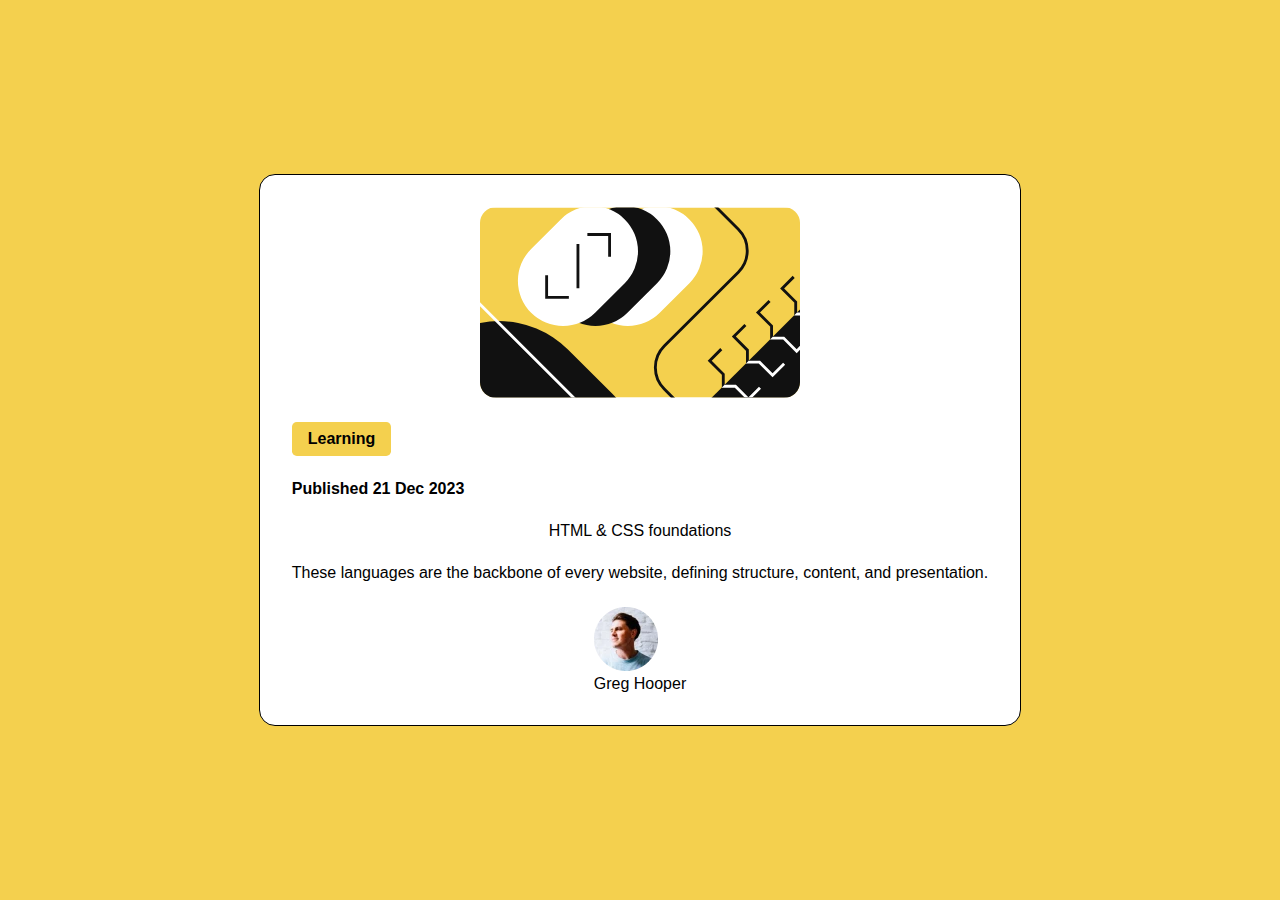
<file: blog-preview-card-main/index.html>
<!DOCTYPE html>
<html lang="en">
  <head>
    <meta charset="UTF-8" />
    <meta name="viewport" content="width=device-width, initial-scale=1.0" />
    <!-- displays site properly based on user's device -->

    <link
      rel="icon"
      type="image/png"
      sizes="32x32"
      href="./assets/images/favicon-32x32.png"
    />
    <link rel="stylesheet" href="styles.css" />

    <title>Frontend Mentor | Blog preview card</title>
  </head>
  <body>
    <main class="container">
      <div class="blog-preview-card">
        <img
          src="assets/images/illustration-article.svg"
          class="preview-image"
          alt="Abstract illustration art"
        />
        <div class="learning-label">Learning</div>
        <div class="published">Published 21 Dec 2023</div>
        <div class="title">HTML & CSS foundations</div>
        <p class="summary">
          These languages are the backbone of every website, defining structure,
          content, and presentation.
        </p>
        <div class="author">
          <img
            src="assets/images/image-avatar.webp"
            class="author-pic"
            alt="Greg Hooper headshot"
          />
          <p class="author-name">Greg Hooper</p>
        </div>
      </div>
    </main>
  </body>
</html>
</file>
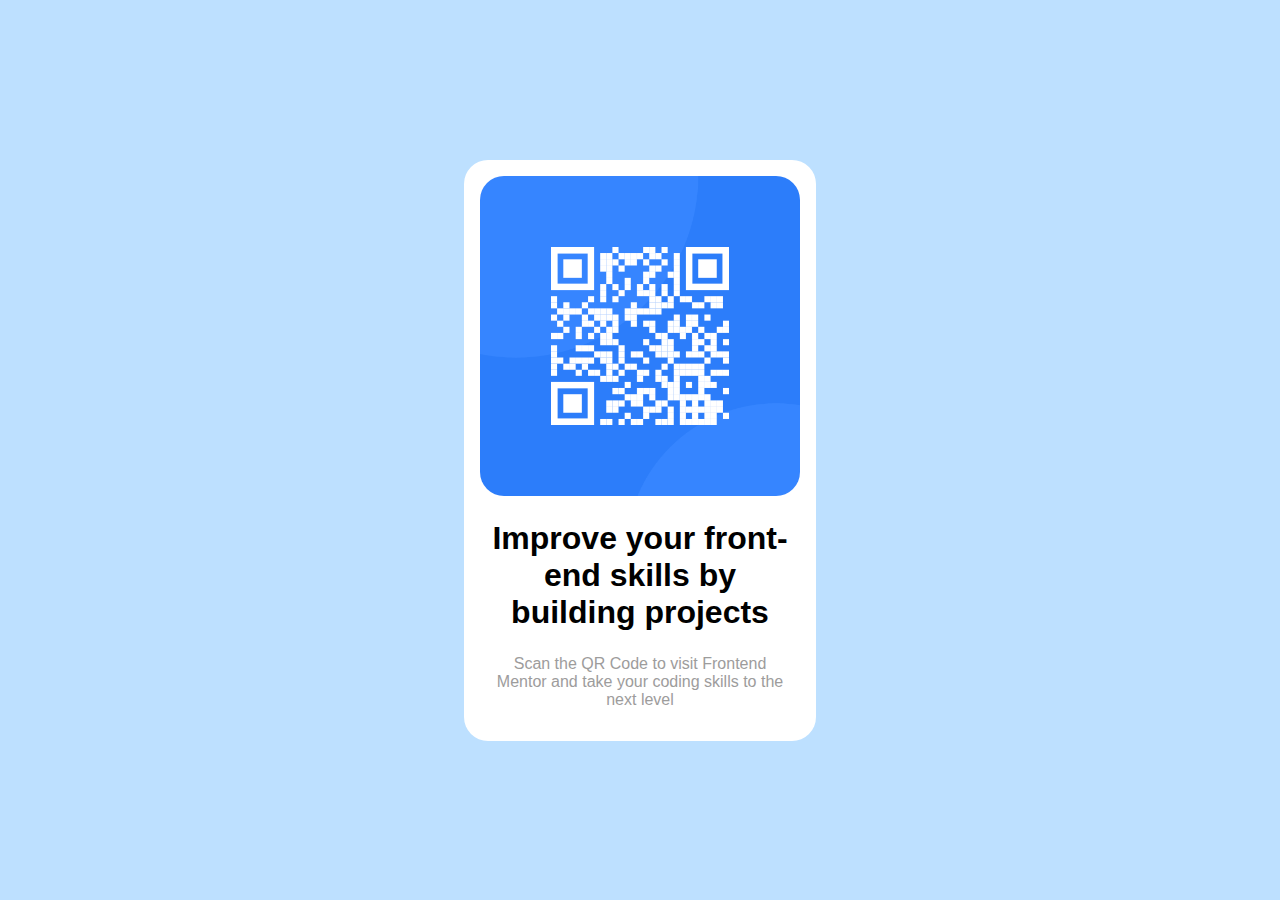
<file: qr-code-component/index.html>
<!DOCTYPE html>
<html lang="en">
  <head>
    <meta charset="UTF-8" />
    <meta name="viewport" content="width=device-width, initial-scale=1.0" />

    <link
      rel="icon"
      type="image/png"
      sizes="32x32"
      href="./images/favicon-32x32.png"
    />
    <link rel="stylesheet" href="style.css" />
    <title>Frontend Mentor | QR code component</title>
  </head>
  <body>
    <main class="container">
      <div class="qr-card">
        <img
          src="images/image-qr-code.png"
          alt="Some QR code"
          class="qr-image"
        />
        <h1 class="qr-title">
          Improve your front-end skills by building projects
        </h1>
        <p class="qr-description">
          Scan the QR Code to visit Frontend Mentor and take your coding skills
          to the next level
        </p>
      </div>
    </main>
  </body>
</html>
</file>
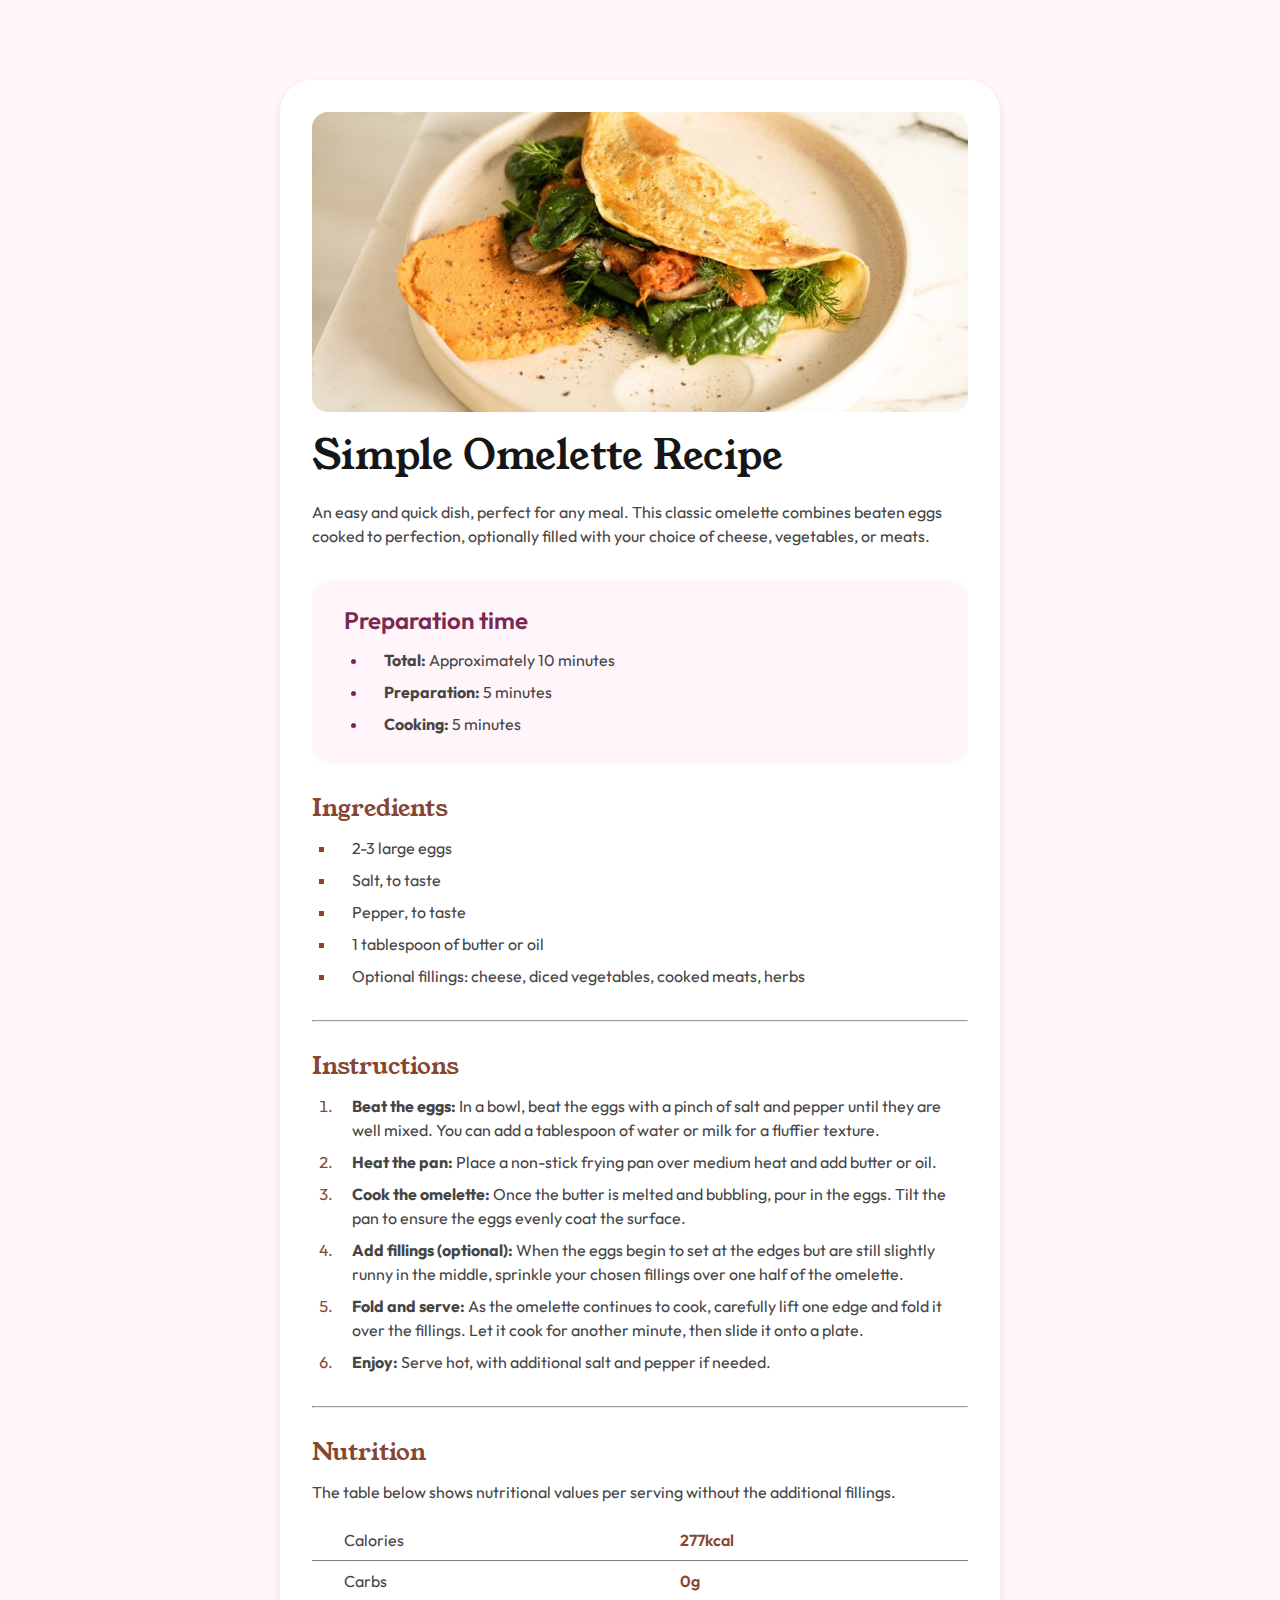
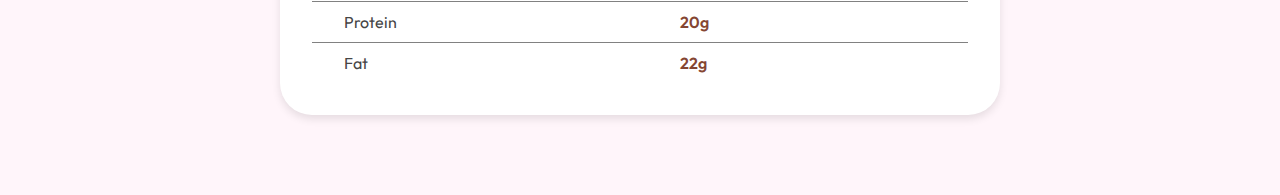
<file: recipe-page-main/index.html>
<!DOCTYPE html>
<html lang="en">
  <head>
    <meta charset="UTF-8" />
    <meta name="viewport" content="width=device-width, initial-scale=1.0" />
    <link rel="stylesheet" href="styles.css" />
    <title>Simple Omelette Recipe</title>
  </head>
  <body>
    <article class="recipe-card">
      <img
        src="assets/images/image-omelette.jpeg"
        alt="Aesthetically plated stuffed omelette"
        class="recipe-image"
      />
      <section class="section-header">
        <h1 class="recipe-title">Simple Omelette Recipe</h1>
        <p class="recipe-gist">
          An easy and quick dish, perfect for any meal. This classic omelette
          combines beaten eggs cooked to perfection, optionally filled with your
          choice of cheese, vegetables, or meats.
        </p>
      </section>
      <section class="section-preparation">
        <h2 class="prep-title">Preparation time</h2>
        <ul class="prep-list">
          <li class="prep-list-item">
            <div class="prep-list-text"
              ><strong>Total:</strong> Approximately 10 minutes</div
            >
          </li>
          <li class="prep-list-item">
            <div class="prep-list-text"
              ><strong>Preparation:</strong> 5 minutes</div
            >
          </li>
          <li class="prep-list-item">
            <div class="prep-list-text"
              ><strong>Cooking:</strong> 5 minutes</div
            >
          </li>
        </ul>
      </section>
      <section>
        <h2 class="section-title">Ingredients</h2>
        <ul class="ingredients-list">
          <li class="ingredient-item">
            <div class="ingredients-list-text">2-3 large eggs</div>
          </li>
          <li class="ingredient-item">
            <div class="ingredients-list-text">Salt, to taste</div>
          </li>
          <li class="ingredient-item">
            <div class="ingredients-list-text">Pepper, to taste</div>
          </li>
          <li class="ingredient-item">
            <div class="ingredients-list-text"
              >1 tablespoon of butter or oil</div
            >
          </li>
          <li class="ingredient-item">
            <div class="ingredients-list-text">
              Optional fillings: cheese, diced vegetables, cooked meats,
              herbs</div
            >
          </li>
        </ul>
      </section>
      <hr />
      <section>
        <h2 class="section-title">Instructions</h2>
        <ol class="instructions-list">
          <li class="ingredient-item">
            <div class="ingredients-list-text"
              ><strong>Beat the eggs:</strong> In a bowl, beat the eggs with a
              pinch of salt and pepper until they are well mixed. You can add a
              tablespoon of water or milk for a fluffier texture.</d
            >
          </li>
          <li class="ingredient-item">
            <div class="ingredients-list-text"
              ><strong>Heat the pan:</strong> Place a non-stick frying pan over
              medium heat and add butter or oil.</div
            >
          </li>
          <li class="ingredient-item">
            <div class="ingredients-list-text"
              ><strong>Cook the omelette:</strong> Once the butter is melted and
              bubbling, pour in the eggs. Tilt the pan to ensure the eggs evenly
              coat the surface.</div
            >
          </li>
          <li class="ingredient-item">
            <div class="ingredients-list-text"
              ><strong>Add fillings (optional):</strong> When the eggs begin to
              set at the edges but are still slightly runny in the middle,
              sprinkle your chosen fillings over one half of the omelette.</div
            >
          </li>
          <li class="ingredient-item">
            <div class="ingredients-list-text"><strong>Fold and serve:</strong> As the omelette continues to cook,
            carefully lift one edge and fold it over the fillings. Let it cook
            for another minute, then slide it onto a plate.</div
            >
          </li>
          <li class="ingredient-item">
            <div class="ingredients-list-text"
              ><strong>Enjoy:</strong> Serve hot, with additional salt and
              pepper if needed.</div
            >
          </li>
        </ol>
      </section>
      <hr />
      <section>
        <h2 class="section-title">Nutrition</h2>
        <p class="nutrition-summary">
          The table below shows nutritional values per serving without the
          additional fillings.
        </p>
        <table>
          <tr>
            <td class="macros">Calories</td>
            <td class="values">277kcal</td>
          </tr>
          <tr>
            <td class="macros">Carbs</td>
            <td class="values">0g</td>
          </tr>
          <tr>
            <td class="macros">Protein</td>
            <td class="values">20g</td>
          </tr>
          <tr>
            <td class="macros">Fat</td>
            <td class="values">22g</td>
          </tr>
        </table>
      </section>
    </article>
  </body>
</html>
</file>
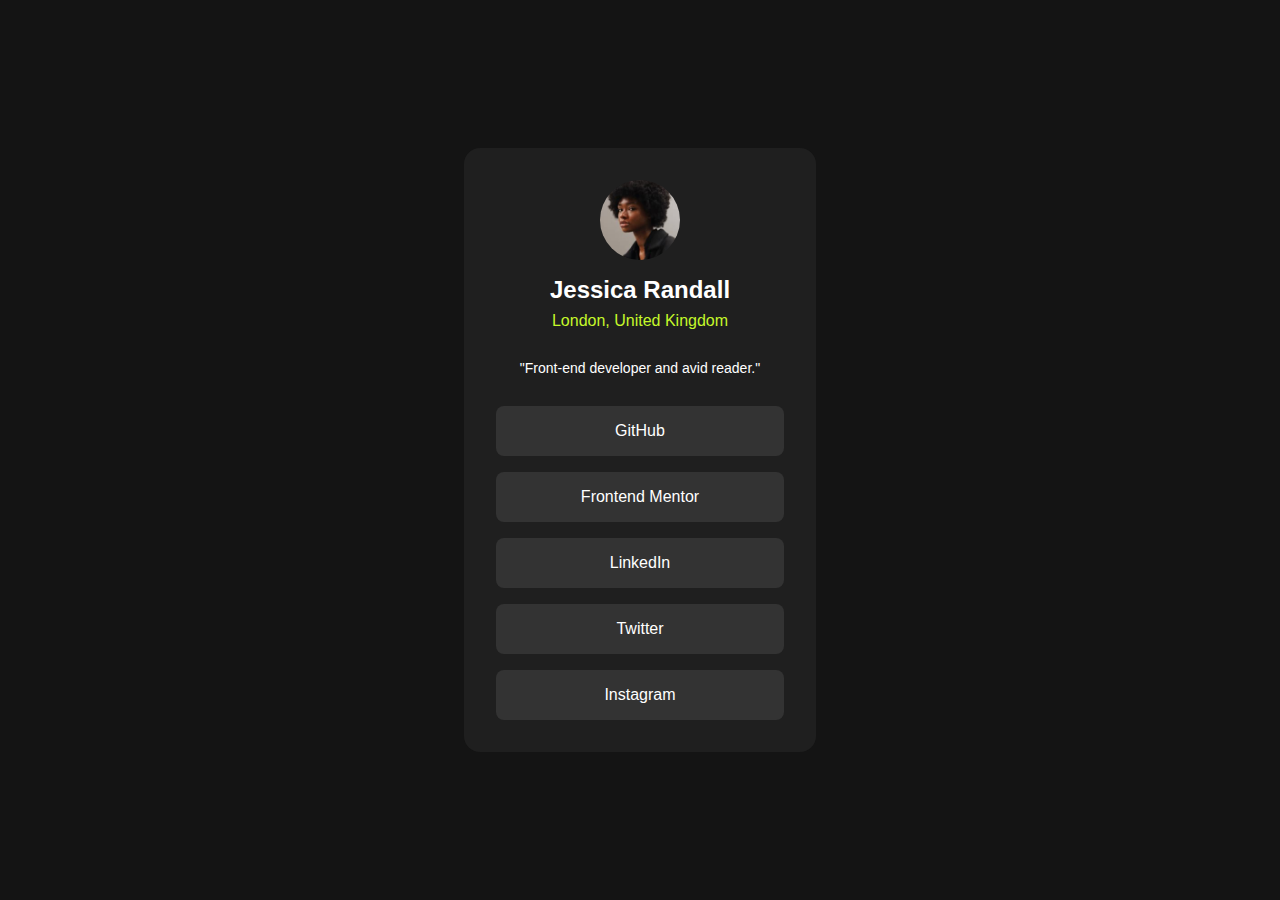
<file: social-links-profile-main/index.html>
<!DOCTYPE html>
<html lang="en">
  <head>
    <meta charset="UTF-8" />
    <meta name="viewport" content="width=device-width, initial-scale=1.0" />
    <!-- displays site properly based on user's device -->

    <link
      rel="icon"
      type="image/png"
      sizes="32x32"
      href="./assets/images/favicon-32x32.png"
    />
    <link rel="stylesheet" href="styles.css" />
    <title>Frontend Mentor | Social links profile</title>
  </head>
  <body>
    <main class="container">
      <div class="profile-card">
        <section class="profile-info">
          <img
            src="assets/images/avatar-jessica.jpeg"
            alt="User headshot"
            class="profile-pic"
          />
          <h2 class="owner-name">Jessica Randall</h2>
          <span class="location-txt">London, United Kingdom</span>
          <p class="summary-txt">"Front-end developer and avid reader."</p>
        </section>

        <section class="nav-links">
          <a class="platform-btn" target="_blank" href="https://www.google.com"
            >GitHub</a
          >
          <a class="platform-btn" target="_blank" href="https://www.google.com"
            >Frontend Mentor</a
          >
          <a class="platform-btn" target="_blank" href="https://www.google.com"
            >LinkedIn</a
          >
          <a class="platform-btn" target="_blank" href="https://www.google.com"
            >Twitter</a
          >
          <a class="platform-btn" target="_blank" href="https://www.google.com"
            >Instagram</a
          >
        </section>
      </div>
    </main>
  </body>
</html>
</file>
<file: blog-preview-card-main/styles.css>
* {
  margin: 0;
  padding: 0;
  box-sizing: border-box;
}

body {
  background-color: #f4d04e;
  font-family: sans-serif;
}

.container {
  min-height: 100vh;
  display: flex;
  align-items: center;
  justify-content: center;
}

.blog-preview-card {
  display: flex;
  flex-direction: column;
  background-color: white;
  border-radius: 1em;
  align-items: center;
  gap: 1.5em;
  padding: 2em;
  border: 1px black solid;
}

.preview-image {
  max-width: 20em;
  height: auto;
  border-radius: 1em;
}

.learning-label {
  align-self: flex-start;
  background-color: #f4d04e;
  padding: 0.5em 1em;
  border-radius: 0.3em;
  font-weight: 800;
}

.published {
  align-self: flex-start;
  font-weight: bold;
}
</file>
<file: qr-code-component/style.css>
* {
  margin: 0;
  padding: 0;
  box-sizing: border-box;
}

body {
  background-color: rgb(189, 224, 255);
  font-family: sans-serif;
}

.container {
  min-height: 100vh;
  display: flex;
  align-items: center;
  justify-content: center;
}

.qr-card {
  display: flex;
  flex-direction: column;
  background-color: white;
  border-radius: 1.5em;
  align-items: center;
  gap: 1.5em;
  padding: 1em;
}

.qr-image {
  max-width: 100%;
  height: auto;
  border-radius: 1.5em;
  max-width: 20em;
}

.qr-title {
  text-align: center;
  max-width: 10em;
}

.qr-description {
  text-align: center;
  max-width: 18em;
  color: rgb(157, 156, 156);
  margin-bottom: 1em;
}

.qr-code {
  width: 20em;
  border-radius: 1.5em;
}
</file>
<file: recipe-page-main/styles.css>
@import url("https://fonts.googleapis.com/css2?family=Outfit:wght@400;600;700&family=Young+Serif:wght@400&display=swap");

* {
  margin: 0;
  padding: 0;
  box-sizing: border-box;
}

:root {
  --white: hsl(0, 0%, 100%);
  --brown: hsl(14, 45%, 36%);
  --roselight: hsl(330, 100%, 98%);
  --rosedark: hsl(332, 51%, 32%);
  --greytext: hsl(0, 0%, 27%);
}

body {
  font-family: "Outfit", sans-serif;
  min-height: 100vh;
  display: flex;
  align-items: center;
  justify-content: center;
  background-color: var(--roselight);
  padding: 5rem;
  line-height: 1.5rem;
}

.recipe-card {
  display: flex;
  flex-direction: column;
  max-width: 45rem;
  background-color: var(--white);
  padding: 2rem;
  border-radius: 2rem;
  gap: 2rem;
  box-shadow: 0px 4px 8px rgba(0, 0, 0, 0.1);
}

.recipe-image {
  border-radius: 1rem;
}

.recipe-title {
  font-family: "Young Serif", serif;
  font-size: 2.5rem;
  font-weight: 500;
  color: rgb(22, 22, 22);
}

.recipe-gist {
  font-weight: 400;
  color: var(--greytext);
  margin-top: 2rem;
}

.section-preparation {
  background-color: var(--roselight);
  padding: 1.5rem 2rem;
  border-radius: 1rem;
  line-height: 2rem;
}

.prep-title {
  color: var(--rosedark);
  font-weight: 600;
}

.prep-list {
  margin-left: 1.5rem;
  margin-top: 0.5rem;
}

.prep-list-item::marker {
  color: var(--rosedark);
}

.prep-list-text {
  margin-left: 1rem;
  color: var(--greytext);
}

.section-title {
  font-family: "Young Serif", serif;
  color: var(--brown);
  font-weight: 400;
}

.ingredients-list {
  margin-left: 1.5rem;
  margin-top: 1rem;
  color: var(--greytext);
  list-style: square;
}

.ingredient-item {
  margin-top: 0.5rem;
}

.ingredient-item::marker {
  color: var(--brown);
}

.ingredients-list-text {
  margin-left: 1rem;
}

.instructions-list {
  margin-left: 1.5rem;
  margin-top: 1rem;
  color: var(--greytext);
}

.nutrition-summary {
  margin-top: 1rem;
  color: var(--greytext);
}

table {
  border-collapse: collapse;
  margin-top: 1rem;
  width: 100%;
}

tr {
  border-bottom: 1px solid #818181;
}

tr:last-child {
  border-bottom: none;
}

td {
  padding: 0.5rem 2rem;
}

.macros {
  color: var(--greytext);
}

.values {
  color: var(--brown);
  font-weight: 600;
}

@media (max-width: 768px) {
  body {
    padding: 0rem;
  }

  .recipe-card {
    max-width: 100%;
    padding: 0;
    border-radius: 0;
  }

  .recipe-image {
    border-radius: 0;
  }

  .recipe-title {
    font-size: 2rem;
    line-height: 2.5rem;
  }

  .section-header,
  .section-title,
  .ingredients-list,
  .instructions-list,
  .nutrition-summary {
    padding: 0rem 2rem;
  }

  .section-preparation {
    margin: 0rem 2rem;
    padding: 1rem 2rem;
  }

  table {
    max-width: 80%;
    margin-left: 2rem;
  }
}

@media (max-width: 480px) {
  body {
    padding: 0;
  }

  .recipe-card {
    max-width: 100%;
    padding: 0;
    border-radius: 0;
  }

  .recipe-image {
    width: 100%;
    border-radius: 0;
  }

  .recipe-title {
    font-size: 1.5rem;
    line-height: 2rem;
  }

  .section-header,
  .section-preparation,
  .section-title,
  .ingredients-list,
  .instructions-list,
  .nutrition-summary {
    padding: 0rem 1rem;
  }

  .section-preparation {
    margin: 0rem 1rem;
  }

  table {
    max-width: 90%;
    margin: 1rem auto;
  }

  td {
    padding: 0.3rem 0.8rem;
    font-size: 0.9rem;
  }
}
</file>
<file: social-links-profile-main/styles.css>
* {
  margin: 0;
  padding: 0;
  box-sizing: border-box;
}

body {
  background-color: hsl(0, 0%, 8%);
  font-family: "Inter", sans-serif;
}

.container {
  min-height: 100vh;
  display: flex;
  align-items: center;
  justify-content: center;
  padding: 1em;
}

.profile-card {
  display: flex;
  flex-direction: column;
  background-color: hsl(0, 0%, 12%);
  align-items: center;
  border-radius: 1em;
  gap: 1em;
  padding: 2em;
  max-width: 22em;
  width: 100%;
}

.profile-info {
  display: flex;
  flex-direction: column;
  align-items: center;
  gap: 1em;
}

.profile-pic {
  width: 5em;
  height: 5em;
  border-radius: 50%;
}

.owner-name {
  color: white;
}

.location-txt {
  color: hsl(75, 94%, 57%);
  margin-top: -0.5em;
}

.summary-txt {
  color: white;
  margin-top: 1em;
  margin-bottom: 1em;
  font-size: 14px;
}

.nav-links {
  list-style: none;
  display: flex;
  flex-direction: column;
  gap: 1em;
  width: 100%;
}

.platform-btn {
  background-color: hsl(0, 0%, 20%);
  color: white;
  padding: 1em;
  border-radius: 0.5em;
  border: none;
  cursor: pointer;
  text-align: center;
  text-decoration: none;
}

.platform-btn:hover,
.platform-btn:focus {
  background-color: hsl(75, 94%, 57%);
  color: black;
}
</file>
